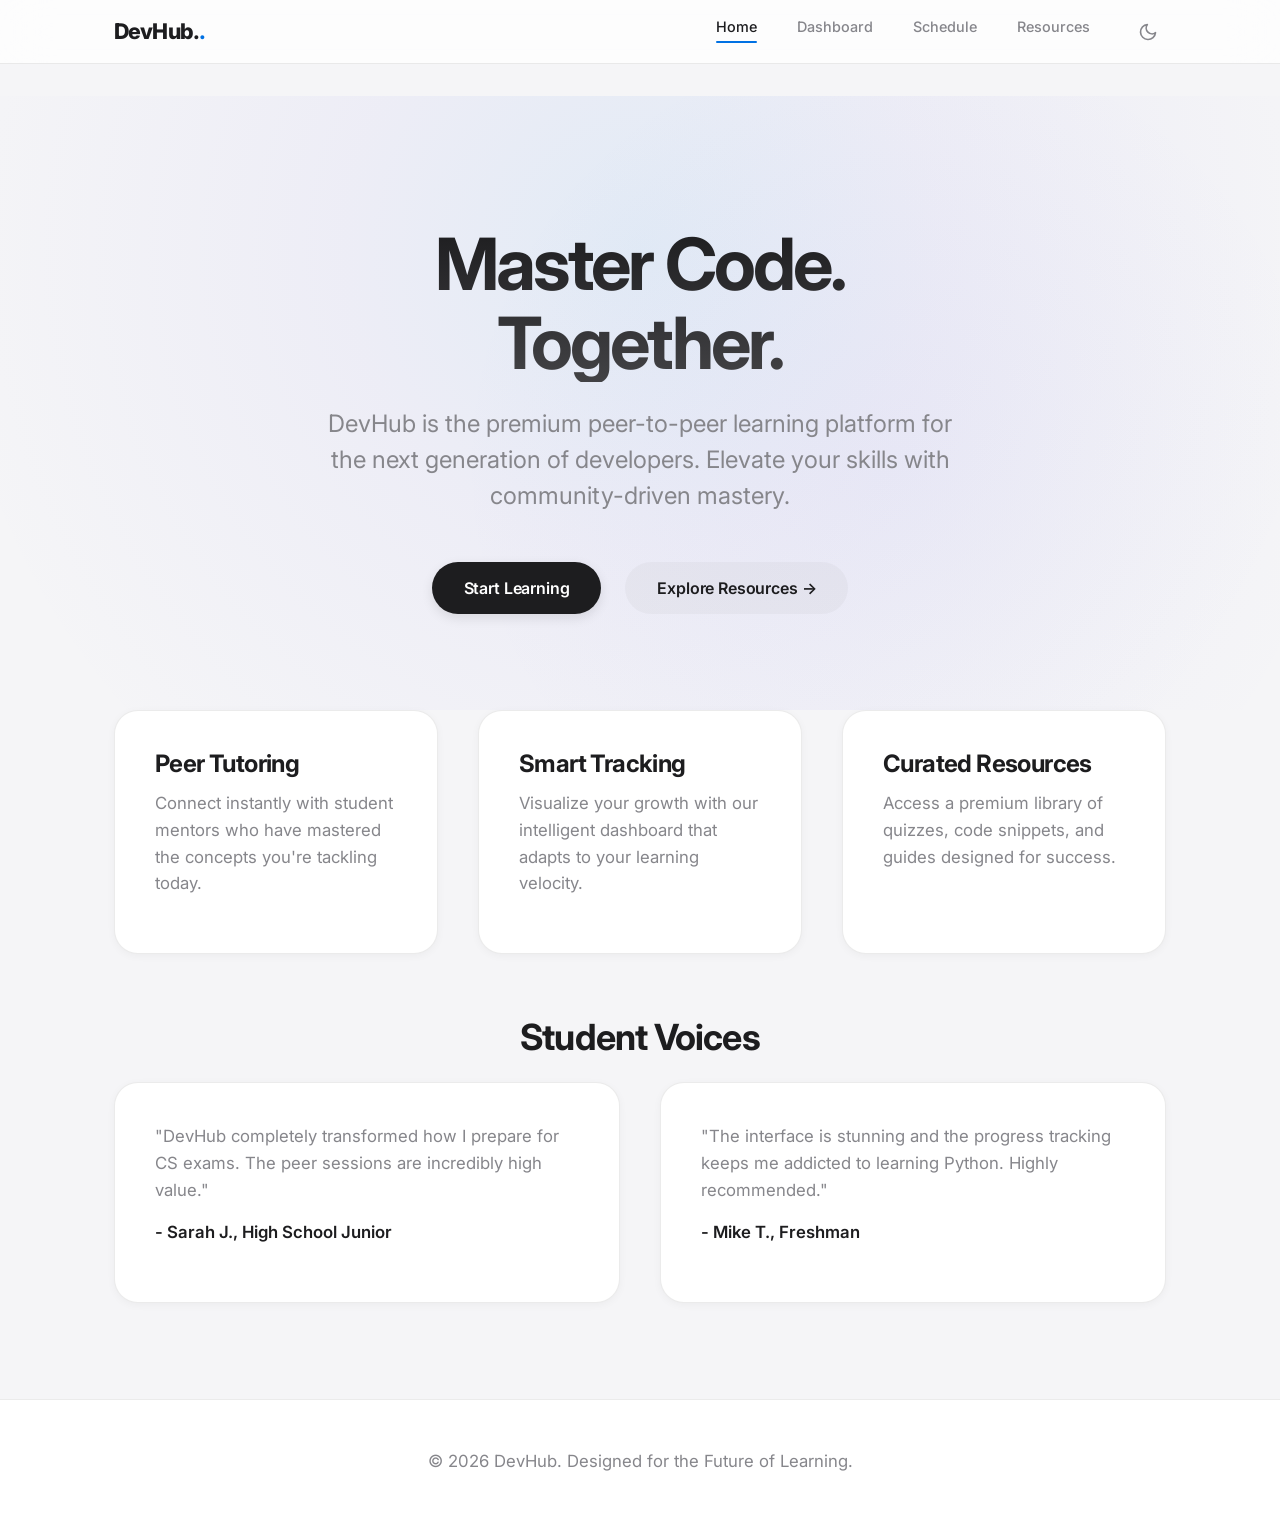
<file: index.html>
<!DOCTYPE html>
<html lang="en">
<head>
    <meta charset="UTF-8">
    <meta name="viewport" content="width=device-width, initial-scale=1.0">
    <title>DevHub - The Future of Student Learning</title>
    <link rel="stylesheet" href="css/styles.css">
    <script src="js/components.js" defer></script>
    <script src="js/script.js" defer></script>
</head>
<body>
    <header></header>

    <main>
        <section class="hero">
            <div class="container">
                <h1>Master Code.<br>Together.</h1>
                <p>DevHub is the premium peer-to-peer learning platform for the next generation of developers. Elevate your skills with community-driven mastery.</p>
                <div class="hero-actions">
                    <a href="dashboard.html" class="btn btn-primary">Start Learning</a>
                    <a href="resources.html" class="btn btn-secondary">Explore Resources &rarr;</a>
                </div>
            </div>
        </section>

        <section class="features">
            <div class="container">
                <div class="grid-3">
                    <div class="feature-card">
                        <h3>Peer Tutoring</h3>
                        <p>Connect instantly with student mentors who have mastered the concepts you're tackling today.</p>
                    </div>
                    <div class="feature-card">
                        <h3>Smart Tracking</h3>
                        <p>Visualize your growth with our intelligent dashboard that adapts to your learning velocity.</p>
                    </div>
                    <div class="feature-card">
                        <h3>Curated Resources</h3>
                        <p>Access a premium library of quizzes, code snippets, and guides designed for success.</p>
                    </div>
                </div>
            </div>
        </section>

        <section class="testimonials" style="margin-top: 4rem;">
            <div class="container">
                <h2 style="text-align: center;">Student Voices</h2>
                <div class="grid-2">
                    <div class="testimonial-card">
                        <p>"DevHub completely transformed how I prepare for CS exams. The peer sessions are incredibly high value."</p>
                        <p style="margin-top: 1rem; font-weight: 600; color: var(--text-primary);">- Sarah J., High School Junior</p>
                    </div>
                    <div class="testimonial-card">
                        <p>"The interface is stunning and the progress tracking keeps me addicted to learning Python. Highly recommended."</p>
                        <p style="margin-top: 1rem; font-weight: 600; color: var(--text-primary);">- Mike T., Freshman</p>
                    </div>
                </div>
            </div>
        </section>
    </main>

    <footer></footer>
</body>
</html>
</file>
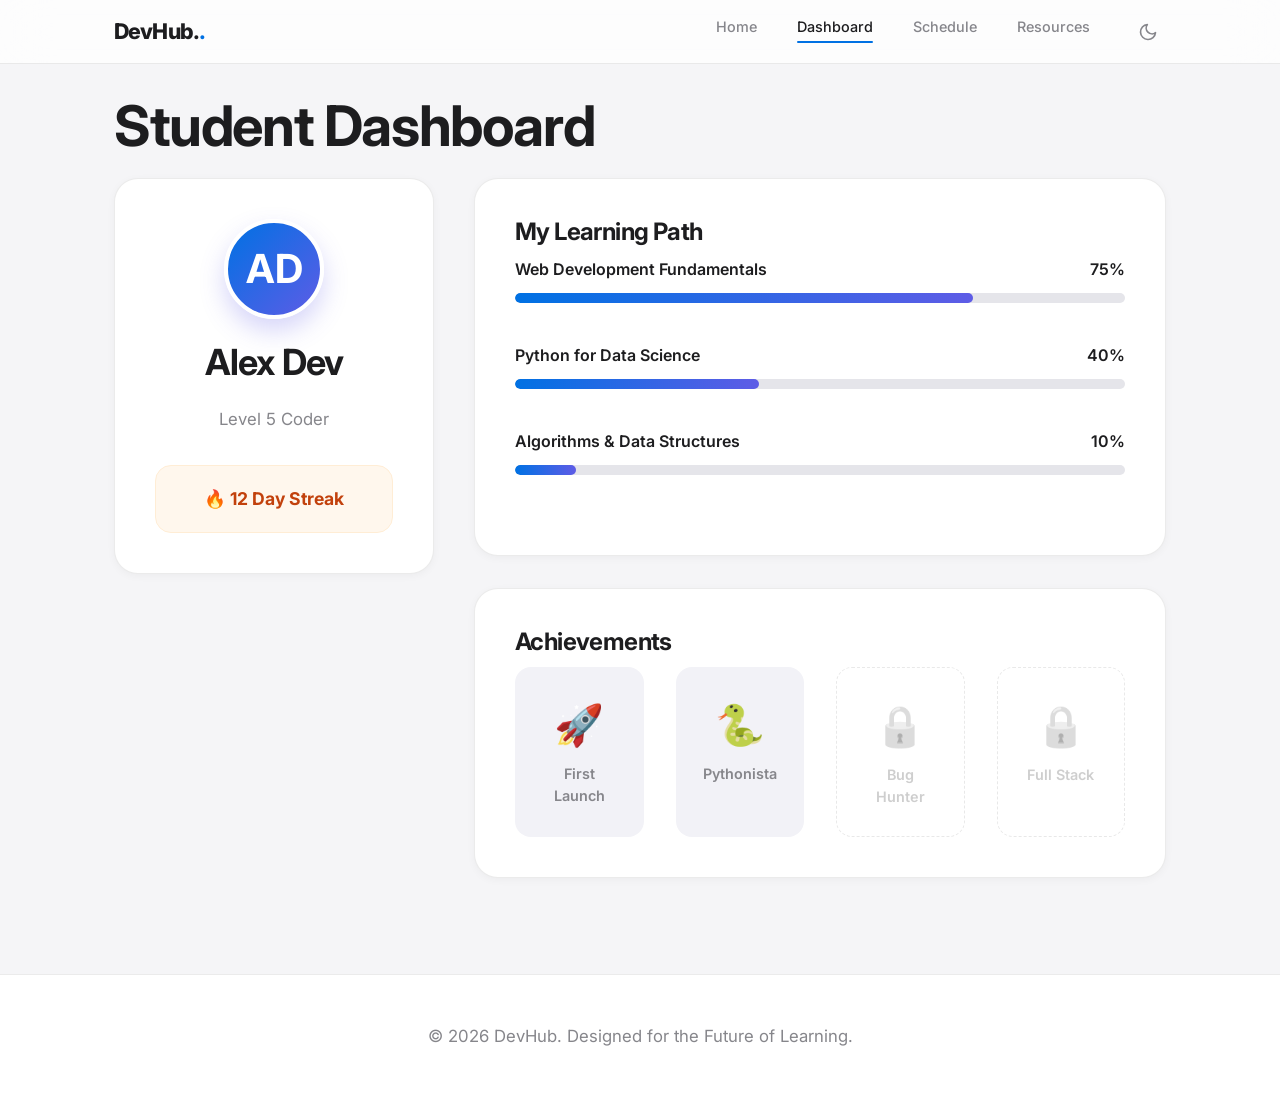
<file: dashboard.html>
<!DOCTYPE html>
<html lang="en">
<head>
    <meta charset="UTF-8">
    <meta name="viewport" content="width=device-width, initial-scale=1.0">
    <title>Dashboard - DevHub</title>
    <link rel="stylesheet" href="css/styles.css">
    <script src="js/components.js" defer></script>
    <script src="js/script.js" defer></script>
</head>
<body>
    <header></header>

    <main>
        <div class="container">
            <h1>Student Dashboard</h1>

            <div class="dashboard-grid">
                <!-- Sidebar: User Profile -->
                <aside>
                    <div class="profile-card">
                        <div class="profile-header">
                            <div class="avatar">AD</div>
                            <h2>Alex Dev</h2>
                            <p>Level 5 Coder</p>
                        </div>
                        <div class="streak">
                            🔥 12 Day Streak
                        </div>
                    </div>
                </aside>

                <!-- Main Content -->
                <div class="dashboard-content">
                    <!-- Learning Progress -->
                    <section class="card progress-section" style="margin-bottom: 2rem;">
                        <h3>My Learning Path</h3>
                        <div class="progress-item">
                            <div class="progress-info">
                                <span>Web Development Fundamentals</span>
                                <span>75%</span>
                            </div>
                            <div class="progress-bar-bg">
                                <div class="progress-bar" style="width: 75%;"></div>
                            </div>
                        </div>
                        <div class="progress-item">
                            <div class="progress-info">
                                <span>Python for Data Science</span>
                                <span>40%</span>
                            </div>
                            <div class="progress-bar-bg">
                                <div class="progress-bar" style="width: 40%;"></div>
                            </div>
                        </div>
                        <div class="progress-item">
                            <div class="progress-info">
                                <span>Algorithms & Data Structures</span>
                                <span>10%</span>
                            </div>
                            <div class="progress-bar-bg">
                                <div class="progress-bar" style="width: 10%;"></div>
                            </div>
                        </div>
                    </section>

                    <!-- Achievements / Badges -->
                    <section class="card achievements-section">
                        <h3>Achievements</h3>
                        <div class="badges-grid">
                            <div class="badge">
                                <span class="badge-icon">🚀</span>
                                <span>First Launch</span>
                            </div>
                            <div class="badge">
                                <span class="badge-icon">🐍</span>
                                <span>Pythonista</span>
                            </div>
                            <div class="badge locked">
                                <span class="badge-icon">🔒</span>
                                <span>Bug Hunter</span>
                            </div>
                            <div class="badge locked">
                                <span class="badge-icon">🔒</span>
                                <span>Full Stack</span>
                            </div>
                        </div>
                    </section>
                </div>
            </div>
        </div>
    </main>

    <footer></footer>
</body>
</html>
</file>
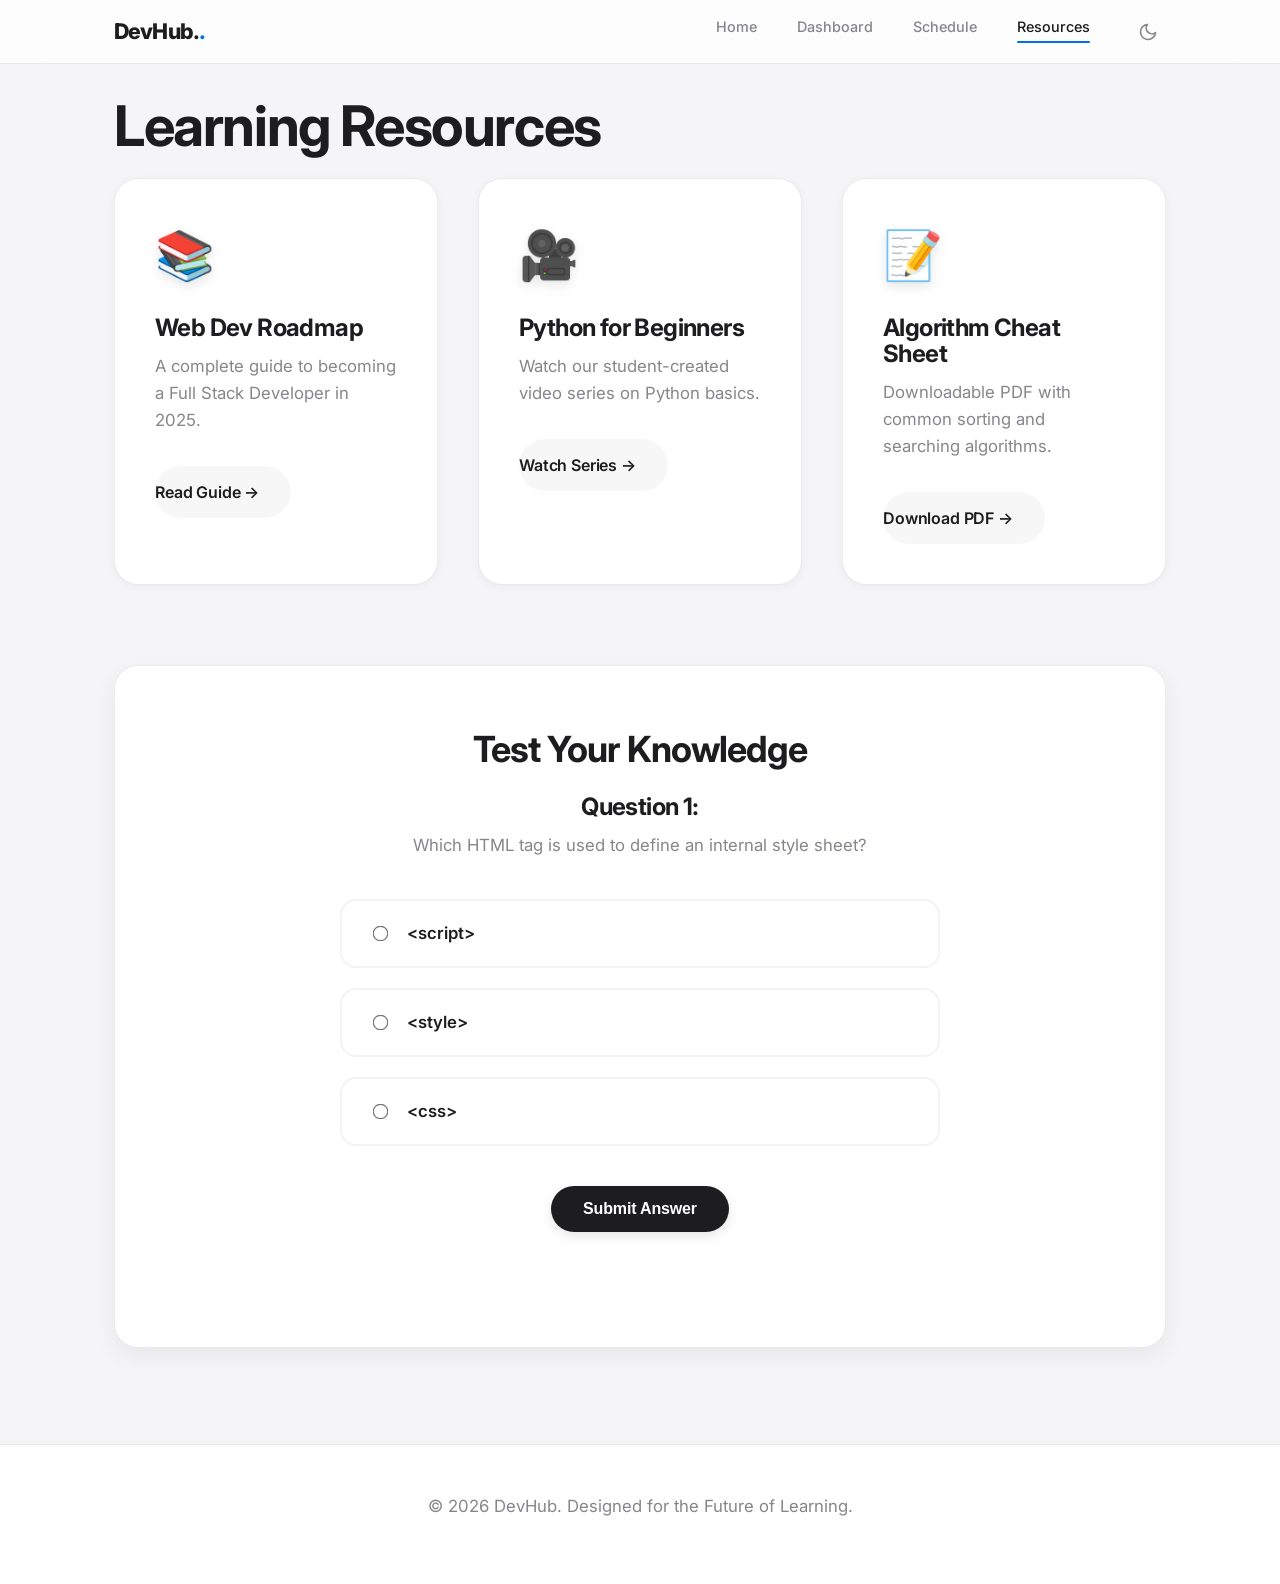
<file: resources.html>
<!DOCTYPE html>
<html lang="en">
<head>
    <meta charset="UTF-8">
    <meta name="viewport" content="width=device-width, initial-scale=1.0">
    <title>Resources - DevHub</title>
    <link rel="stylesheet" href="css/styles.css">
    <script src="js/components.js" defer></script>
    <script src="js/script.js" defer></script>
</head>
<body>
    <header></header>

    <main>
        <div class="container">
            <h1>Learning Resources</h1>

            <div class="grid-3" style="margin-bottom: 4rem;">
                <!-- Resource 1 -->
                <div class="resource-card">
                    <div class="resource-icon">📚</div>
                    <h3>Web Dev Roadmap</h3>
                    <p>A complete guide to becoming a Full Stack Developer in 2025.</p>
                    <a href="#" class="btn btn-secondary" style="margin-top: 1rem; padding-left: 0;">Read Guide &rarr;</a>
                </div>

                <!-- Resource 2 -->
                <div class="resource-card">
                    <div class="resource-icon">🎥</div>
                    <h3>Python for Beginners</h3>
                    <p>Watch our student-created video series on Python basics.</p>
                    <a href="#" class="btn btn-secondary" style="margin-top: 1rem; padding-left: 0;">Watch Series &rarr;</a>
                </div>

                <!-- Resource 3 -->
                <div class="resource-card">
                    <div class="resource-icon">📝</div>
                    <h3>Algorithm Cheat Sheet</h3>
                    <p>Downloadable PDF with common sorting and searching algorithms.</p>
                    <a href="#" class="btn btn-secondary" style="margin-top: 1rem; padding-left: 0;">Download PDF &rarr;</a>
                </div>
            </div>

            <!-- Interactive Quiz Section -->
            <section class="quiz-section">
                <h2>Test Your Knowledge</h2>
                <div class="quiz-container" id="quiz-container" style="max-width: 600px; margin: 0 auto;">
                    <div class="quiz-question" id="quiz-question">
                        <h3>Question 1:</h3>
                        <p>Which HTML tag is used to define an internal style sheet?</p>
                    </div>
                    <div class="quiz-options">
                        <label class="option">
                            <input type="radio" name="quiz" value="script"> &lt;script&gt;
                        </label>
                        <label class="option">
                            <input type="radio" name="quiz" value="style"> &lt;style&gt;
                        </label>
                        <label class="option">
                            <input type="radio" name="quiz" value="css"> &lt;css&gt;
                        </label>
                    </div>
                    <button class="btn btn-primary" id="submit-quiz">Submit Answer</button>
                    <div class="quiz-result" id="quiz-result"></div>
                </div>
            </section>
        </div>
    </main>

    <footer></footer>
</body>
</html>
</file>
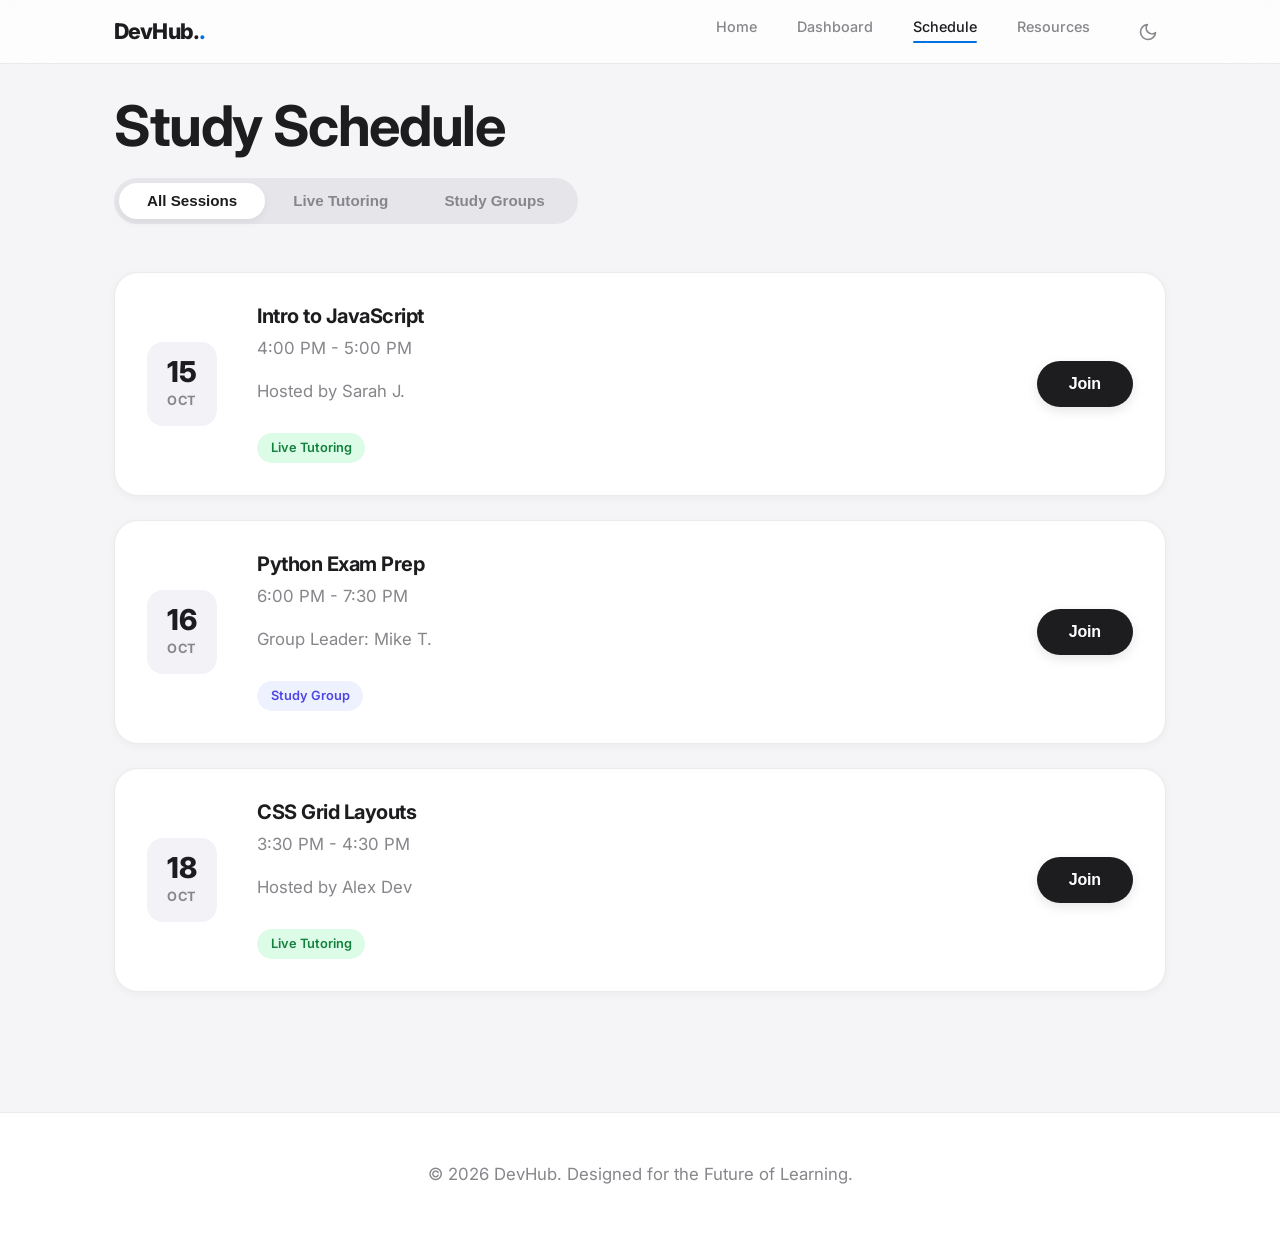
<file: schedule.html>
<!DOCTYPE html>
<html lang="en">
<head>
    <meta charset="UTF-8">
    <meta name="viewport" content="width=device-width, initial-scale=1.0">
    <title>Schedule - DevHub</title>
    <link rel="stylesheet" href="css/styles.css">
    <script src="js/components.js" defer></script>
    <script src="js/script.js" defer></script>
</head>
<body>
    <header></header>

    <main>
        <div class="container">
            <h1>Study Schedule</h1>

            <div class="schedule-controls">
                <button class="filter-btn active" data-filter="all">All Sessions</button>
                <button class="filter-btn" data-filter="tutoring">Live Tutoring</button>
                <button class="filter-btn" data-filter="study-group">Study Groups</button>
            </div>

            <div class="schedule-list">
                <!-- Session 1 -->
                <div class="session-card" data-category="tutoring">
                    <div class="session-date">
                        <span class="day">15</span>
                        <span class="month">OCT</span>
                    </div>
                    <div class="session-details">
                        <h3>Intro to JavaScript</h3>
                        <p class="time" style="color: var(--text-secondary);">4:00 PM - 5:00 PM</p>
                        <p class="host" style="color: var(--text-secondary);">Hosted by Sarah J.</p>
                        <span class="tag tutoring">Live Tutoring</span>
                    </div>
                    <div style="margin-left: auto;">
                        <button class="btn btn-primary">Join</button>
                    </div>
                </div>

                <!-- Session 2 -->
                <div class="session-card" data-category="study-group">
                    <div class="session-date">
                        <span class="day">16</span>
                        <span class="month">OCT</span>
                    </div>
                    <div class="session-details">
                        <h3>Python Exam Prep</h3>
                        <p class="time" style="color: var(--text-secondary);">6:00 PM - 7:30 PM</p>
                        <p class="host" style="color: var(--text-secondary);">Group Leader: Mike T.</p>
                        <span class="tag study-group">Study Group</span>
                    </div>
                    <div style="margin-left: auto;">
                        <button class="btn btn-primary">Join</button>
                    </div>
                </div>

                <!-- Session 3 -->
                <div class="session-card" data-category="tutoring">
                    <div class="session-date">
                        <span class="day">18</span>
                        <span class="month">OCT</span>
                    </div>
                    <div class="session-details">
                        <h3>CSS Grid Layouts</h3>
                        <p class="time" style="color: var(--text-secondary);">3:30 PM - 4:30 PM</p>
                        <p class="host" style="color: var(--text-secondary);">Hosted by Alex Dev</p>
                        <span class="tag tutoring">Live Tutoring</span>
                    </div>
                    <div style="margin-left: auto;">
                        <button class="btn btn-primary">Join</button>
                    </div>
                </div>
            </div>
        </div>
    </main>

    <footer></footer>
</body>
</html>
</file>
<file: css/styles.css>
/*
   DevHub Redesign - Luxury Minimalist Aesthetic
   Inspired by Apple/Notion Design Systems
   Refined for "Better" Polish
*/

@import url('https://fonts.googleapis.com/css2?family=Inter:wght@400;500;600;700;800&display=swap');

:root {
    /* Color Palette */
    --bg-body: #F5F5F7;
    --bg-surface: #FFFFFF;
    --bg-surface-glass: rgba(255, 255, 255, 0.75);

    --text-primary: #1D1D1F;
    --text-secondary: #86868B;
    --text-tertiary: #D2D2D7;
    --text-inverse: #FFFFFF;

    --accent-primary: #0071E3; /* Apple Blue */
    --accent-hover: #0077ED;
    --accent-secondary: #5E5CE6; /* Indigo */

    --success: #34C759;
    --warning: #FF9F0A;
    --danger: #FF3B30;

    /* Spacing & Layout */
    --max-width: 1100px;
    --header-height: 64px;
    --radius-sm: 8px;
    --radius-md: 16px;
    --radius-lg: 24px;
    --radius-full: 9999px;

    /* Shadows & Effects */
    --shadow-sm: 0 2px 8px rgba(0,0,0,0.04);
    --shadow-md: 0 8px 24px rgba(0,0,0,0.06);
    --shadow-lg: 0 16px 40px rgba(0,0,0,0.08);
    --shadow-xl: 0 24px 60px rgba(0,0,0,0.12);

    --border-subtle: 1px solid rgba(0,0,0,0.08);
    --glass-blur: blur(24px);

    --hero-gradient-start: rgba(29,29,31,1);
    --hero-gradient-end: rgba(66,66,69,1);

    /* Animation Timing */
    --ease-out: cubic-bezier(0.215, 0.61, 0.355, 1);
}

[data-theme="dark"] {
    --bg-body: #000000;
    --bg-surface: #1C1C1E;
    --bg-surface-glass: rgba(28, 28, 30, 0.75);

    --text-primary: #F5F5F7;
    --text-secondary: #A1A1A6;
    --text-tertiary: #48484A;
    --text-inverse: #000000;

    --shadow-sm: 0 2px 8px rgba(0,0,0,0.2);
    --shadow-md: 0 8px 24px rgba(0,0,0,0.3);
    --shadow-lg: 0 16px 40px rgba(0,0,0,0.4);
    --shadow-xl: 0 24px 60px rgba(0,0,0,0.5);

    --border-subtle: 1px solid rgba(255,255,255,0.1);

    --hero-gradient-start: #FFFFFF;
    --hero-gradient-end: #A1A1A6;
}

/* Reset & Base Styles */
* {
    margin: 0;
    padding: 0;
    box-sizing: border-box;
}

body {
    font-family: 'Inter', -apple-system, BlinkMacSystemFont, sans-serif;
    background-color: var(--bg-body);
    color: var(--text-primary);
    line-height: 1.5;
    -webkit-font-smoothing: antialiased;
    -moz-osx-font-smoothing: grayscale;
    display: flex;
    flex-direction: column;
    min-height: 100vh;
    overflow-x: hidden;
}

img {
    max-width: 100%;
    display: block;
}

a {
    text-decoration: none;
    color: inherit;
    transition: color 0.2s ease;
}

ul {
    list-style: none;
}

/* Typography */
h1, h2, h3, h4 {
    color: var(--text-primary);
    font-weight: 700;
    letter-spacing: -0.025em;
    line-height: 1.1;
}

h1 { font-size: 3.5rem; margin-bottom: 1.25rem; }
h2 { font-size: 2.25rem; margin-bottom: 1.5rem; }
h3 { font-size: 1.5rem; margin-bottom: 0.75rem; }
p { color: var(--text-secondary); margin-bottom: 1rem; font-size: 1.05rem; line-height: 1.6; }

/* Layout Utilities */
.container {
    width: 90%;
    max-width: var(--max-width);
    margin: 0 auto;
    padding: 0 1.5rem;
}

main {
    flex: 1;
    padding-top: 2rem;
    padding-bottom: 6rem;
}

/* Header & Navigation */
header {
    position: sticky;
    top: 0;
    z-index: 1000;
    background: var(--bg-surface-glass);
    backdrop-filter: var(--glass-blur);
    -webkit-backdrop-filter: var(--glass-blur);
    border-bottom: var(--border-subtle);
    height: var(--header-height);
    display: flex;
    align-items: center;
    transition: background 0.3s ease;
}

nav {
    display: flex;
    justify-content: space-between;
    align-items: center;
    width: 100%;
}

.logo {
    font-size: 1.35rem;
    font-weight: 800;
    color: var(--text-primary);
    letter-spacing: -0.04em;
    position: relative;
}

.logo::after {
    content: '.';
    color: var(--accent-primary);
}

.nav-links {
    display: flex;
    gap: 2.5rem;
}

.nav-links a {
    font-size: 0.9rem;
    font-weight: 500;
    color: var(--text-secondary);
    position: relative;
    padding: 0.5rem 0;
}

.nav-links a:hover,
.nav-links a.active {
    color: var(--text-primary);
}

.nav-links a.active::after {
    content: '';
    position: absolute;
    bottom: 0;
    left: 0;
    width: 100%;
    height: 2px;
    background: var(--accent-primary);
    border-radius: 2px;
}

.menu-toggle {
    display: none;
    cursor: pointer;
    color: var(--text-primary);
}

/* Footer */
footer {
    background: var(--bg-surface);
    border-top: var(--border-subtle);
    padding: 3rem 0;
    text-align: center;
    font-size: 0.9rem;
    color: var(--text-secondary);
}

/* Components */

/* Buttons */
.btn {
    display: inline-flex;
    align-items: center;
    justify-content: center;
    padding: 0.875rem 2rem;
    border-radius: var(--radius-full);
    font-weight: 600;
    font-size: 1rem;
    transition: all 0.3s var(--ease-out);
    cursor: pointer;
    border: none;
    gap: 0.5rem;
    letter-spacing: -0.01em;
}

.btn-primary {
    background-color: var(--text-primary);
    color: var(--text-inverse);
    box-shadow: 0 4px 12px rgba(0,0,0,0.1);
}

.btn-primary:hover {
    transform: translateY(-2px);
    box-shadow: 0 10px 20px rgba(0,0,0,0.15);
    background-color: #000;
}

.btn-accent {
    background-color: var(--accent-primary);
    color: white;
}

.btn-accent:hover {
    background-color: var(--accent-hover);
    transform: translateY(-1px);
    box-shadow: 0 4px 15px rgba(0, 113, 227, 0.4);
}

.btn-secondary {
    background-color: rgba(0,0,0,0.03);
    color: var(--text-primary);
    transition: background 0.2s;
}

.btn-secondary:hover {
    background-color: rgba(0,0,0,0.06);
}

/* Cards */
.card, .feature-card, .testimonial-card, .profile-card, .resource-card, .session-card {
    background: var(--bg-surface);
    border-radius: var(--radius-lg);
    padding: 2.5rem;
    box-shadow: var(--shadow-sm);
    border: var(--border-subtle);
    transition: all 0.4s var(--ease-out);
    position: relative;
    overflow: hidden;
}

.card:hover, .feature-card:hover, .testimonial-card:hover, .resource-card:hover, .session-card:hover {
    transform: translateY(-6px);
    box-shadow: var(--shadow-lg);
    border-color: rgba(0,0,0,0.04);
}

/* Hero Section */
.hero {
    text-align: center;
    padding: 8rem 0 6rem;
    position: relative;
    overflow: hidden;
}

/* Abstract Mesh Gradient Background for Hero */
.hero::before {
    content: '';
    position: absolute;
    top: -50%;
    left: 50%;
    transform: translateX(-50%);
    width: 140%;
    height: 150%;
    background: radial-gradient(circle at 50% 50%, rgba(0, 113, 227, 0.08) 0%, rgba(94, 92, 230, 0.05) 30%, rgba(255,255,255,0) 70%);
    z-index: -1;
    animation: pulse 10s ease-in-out infinite alternate;
}

.hero::after {
    content: '';
    position: absolute;
    top: 0;
    left: 20%;
    width: 100%;
    height: 120%;
    background: radial-gradient(circle, rgba(94, 92, 230, 0.08) 0%, rgba(0,0,0,0) 60%);
    z-index: -2;
    opacity: 0.6;
    animation: float 15s ease-in-out infinite alternate-reverse;
}

@keyframes pulse {
    0% { transform: translateX(-50%) scale(1); opacity: 0.8; }
    100% { transform: translateX(-50%) scale(1.1); opacity: 1; }
}

@keyframes float {
    0% { transform: translate(0, 0) scale(1); }
    100% { transform: translate(-50px, 50px) scale(1.1); }
}

.hero h1 {
    font-size: 4.5rem;
    letter-spacing: -0.04em;
    background: linear-gradient(180deg, var(--hero-gradient-start) 0%, var(--hero-gradient-end) 100%);
    -webkit-background-clip: text;
    -webkit-text-fill-color: transparent;
    margin-bottom: 1.5rem;
    max-width: 900px;
    margin-left: auto;
    margin-right: auto;
}

.hero p {
    font-size: 1.5rem;
    color: var(--text-secondary);
    line-height: 1.5;
    margin-bottom: 3rem;
    max-width: 650px;
    margin-left: auto;
    margin-right: auto;
}

.hero-actions {
    display: flex;
    gap: 1.5rem;
    justify-content: center;
}

/* Grids */
.grid-3 {
    display: grid;
    grid-template-columns: repeat(auto-fit, minmax(320px, 1fr));
    gap: 2.5rem;
}

.grid-2 {
    display: grid;
    grid-template-columns: repeat(auto-fit, minmax(400px, 1fr));
    gap: 2.5rem;
}

/* Dashboard Specifics */
.dashboard-grid {
    display: grid;
    grid-template-columns: 320px 1fr;
    gap: 2.5rem;
}

.profile-header {
    text-align: center;
    margin-bottom: 2rem;
}

.avatar {
    width: 100px;
    height: 100px;
    background: linear-gradient(135deg, var(--accent-primary), var(--accent-secondary));
    color: white;
    border-radius: 50%;
    display: flex;
    align-items: center;
    justify-content: center;
    font-size: 2.5rem;
    font-weight: 700;
    margin: 0 auto 1.5rem;
    box-shadow: 0 12px 24px rgba(94, 92, 230, 0.25);
    border: 4px solid white;
}

.streak {
    background: #FFF7ED;
    border: 1px solid #FFEDD5;
    color: #C2410C;
    padding: 1.25rem;
    border-radius: var(--radius-md);
    text-align: center;
    font-weight: 700;
    font-size: 1.1rem;
    display: flex;
    align-items: center;
    justify-content: center;
    gap: 0.5rem;
}

.progress-item {
    margin-bottom: 2.5rem;
}

.progress-info {
    display: flex;
    justify-content: space-between;
    margin-bottom: 0.75rem;
    font-size: 1rem;
    font-weight: 600;
}

.progress-bar-bg {
    height: 10px;
    background: #E5E5EA;
    border-radius: 100px;
    overflow: hidden;
}

.progress-bar {
    height: 100%;
    background: var(--accent-primary);
    border-radius: 100px;
    background-image: linear-gradient(90deg, var(--accent-primary), var(--accent-secondary));
    transition: width 1.5s var(--ease-out);
}

.badges-grid {
    display: grid;
    grid-template-columns: repeat(auto-fill, minmax(110px, 1fr));
    gap: 2rem;
}

.badge {
    background: #F2F2F7;
    padding: 1.75rem;
    border-radius: var(--radius-md);
    text-align: center;
    transition: all 0.3s;
    font-size: 0.9rem;
    font-weight: 600;
    color: var(--text-secondary);
    display: flex;
    flex-direction: column;
    align-items: center;
    gap: 0.5rem;
}

.badge:hover:not(.locked) {
    background: white;
    box-shadow: var(--shadow-md);
    transform: scale(1.08) rotate(2deg);
    color: var(--text-primary);
}

.badge.locked {
    opacity: 0.4;
    filter: grayscale(1);
    background: transparent;
    border: 1px dashed #C7C7CC;
}

.badge-icon {
    font-size: 2.5rem;
    display: block;
}

/* Schedule Specifics */
.schedule-controls {
    display: flex;
    background: #E5E5EA;
    padding: 5px;
    border-radius: var(--radius-full);
    display: inline-flex;
    margin-bottom: 3rem;
    position: relative;
    z-index: 1;
}

.filter-btn {
    padding: 0.6rem 1.75rem;
    border-radius: var(--radius-full);
    border: none;
    background: transparent;
    color: var(--text-secondary);
    font-weight: 600;
    font-size: 0.95rem;
    cursor: pointer;
    transition: all 0.2s var(--ease-out);
}

.filter-btn.active {
    background: white;
    color: var(--text-primary);
    box-shadow: 0 4px 8px rgba(0,0,0,0.05);
}

.session-card {
    display: flex;
    align-items: center;
    padding: 2rem;
    gap: 2.5rem;
    margin-bottom: 1.5rem;
}

.session-date {
    text-align: center;
    min-width: 70px;
    background: #F2F2F7;
    padding: 1rem;
    border-radius: var(--radius-md);
}

.session-date .day {
    display: block;
    font-size: 1.8rem;
    font-weight: 800;
    color: var(--text-primary);
    line-height: 1;
}

.session-date .month {
    font-size: 0.8rem;
    text-transform: uppercase;
    color: var(--text-secondary);
    font-weight: 700;
    letter-spacing: 0.05em;
    margin-top: 0.25rem;
    display: block;
}

.session-details h3 {
    margin-bottom: 0.5rem;
    font-size: 1.25rem;
}

.tag {
    display: inline-block;
    padding: 0.35rem 0.85rem;
    border-radius: var(--radius-full);
    font-size: 0.8rem;
    font-weight: 600;
    margin-top: 0.75rem;
}

.tag.tutoring { background: #DCFCE7; color: #15803D; }
.tag.study-group { background: #EEF2FF; color: #4F46E5; }

/* Resources Specifics */
.resource-icon {
    font-size: 3rem;
    margin-bottom: 1.5rem;
    color: var(--text-primary);
    filter: drop-shadow(0 4px 6px rgba(0,0,0,0.1));
}

.quiz-section {
    background: white;
    padding: 4rem;
    border-radius: var(--radius-lg);
    box-shadow: var(--shadow-md);
    margin-top: 5rem;
    text-align: center;
    border: var(--border-subtle);
}

.quiz-options {
    display: flex;
    flex-direction: column;
    gap: 1.25rem;
    margin: 2.5rem 0;
    text-align: left;
}

.option {
    padding: 1.25rem 2rem;
    border: 2px solid #F2F2F7;
    border-radius: var(--radius-md);
    cursor: pointer;
    transition: all 0.2s;
    display: flex;
    align-items: center;
    gap: 1.25rem;
    font-weight: 600;
    font-size: 1.05rem;
}

.option:hover {
    border-color: var(--accent-primary);
    background: #F9FAFB;
}

.option input {
    accent-color: var(--accent-primary);
    transform: scale(1.2);
}

.quiz-result {
    margin-top: 1.5rem;
    font-weight: 600;
    font-size: 1.1rem;
    min-height: 1.65rem;
}
.quiz-result.correct { color: var(--success); }
.quiz-result.incorrect { color: var(--danger); }

/* Scroll Animation Classes */
.reveal {
    opacity: 0;
    transform: translateY(30px);
    transition: all 0.8s var(--ease-out);
}

.reveal.active {
    opacity: 1;
    transform: translateY(0);
}

/* Staggered delays */
.reveal.active:nth-child(2) { transition-delay: 0.1s; }
.reveal.active:nth-child(3) { transition-delay: 0.2s; }
.reveal.active:nth-child(4) { transition-delay: 0.3s; }

/* Mobile Responsive */
@media (max-width: 768px) {
    .hero h1 { font-size: 2.75rem; }
    .hero p { font-size: 1.1rem; }

    .dashboard-grid {
        grid-template-columns: 1fr;
    }

    .nav-links {
        position: fixed;
        top: var(--header-height);
        left: 0;
        right: 0;
        background: rgba(255,255,255,0.98);
        backdrop-filter: blur(20px);
        flex-direction: column;
        padding: 2rem;
        gap: 1.5rem;
        border-bottom: var(--border-subtle);
        transform: translateY(-100%);
        transition: transform 0.3s cubic-bezier(0.25, 0.8, 0.25, 1);
        display: flex;
        z-index: 900;
        opacity: 0;
        pointer-events: none;
    }

    .nav-links.active {
        transform: translateY(0);
        opacity: 1;
        pointer-events: auto;
    }

    .menu-toggle {
        display: block;
    }

    .session-card {
        flex-direction: column;
        align-items: flex-start;
        gap: 1.5rem;
    }

    .session-date {
        display: flex;
        align-items: baseline;
        gap: 0.75rem;
        width: 100%;
        justify-content: center;
    }
}

/* Dark Mode Component Overrides */
[data-theme="dark"] .streak {
    background: rgba(194, 65, 12, 0.2);
    border-color: rgba(194, 65, 12, 0.3);
    color: #FF7134;
}

[data-theme="dark"] .badge {
    background: #2C2C2E;
}

[data-theme="dark"] .badge:hover:not(.locked) {
    background: #3A3A3C;
    color: white;
}

[data-theme="dark"] .session-date {
    background: #2C2C2E;
}

[data-theme="dark"] .tag.tutoring {
    background: rgba(21, 128, 61, 0.2);
    color: #4ADE80;
}

[data-theme="dark"] .tag.study-group {
    background: rgba(79, 70, 229, 0.2);
    color: #818CF8;
}

[data-theme="dark"] .option {
    border-color: #3A3A3C;
}

[data-theme="dark"] .option:hover {
    background: #2C2C2E;
}

[data-theme="dark"] .hero::before {
     background: radial-gradient(circle at 50% 50%, rgba(0, 113, 227, 0.15) 0%, rgba(94, 92, 230, 0.1) 30%, rgba(0,0,0,0) 70%);
}

[data-theme="dark"] .btn-secondary {
    background-color: rgba(255,255,255,0.1);
    color: var(--text-primary);
}

[data-theme="dark"] .btn-secondary:hover {
    background-color: rgba(255,255,255,0.15);
}

[data-theme="dark"] .btn-primary {
    background-color: white;
    color: black;
}

[data-theme="dark"] .btn-primary:hover {
    background-color: #E5E5EA;
}

.theme-btn {
    background: transparent;
    border: none;
    cursor: pointer;
    color: var(--text-secondary);
    padding: 0.5rem;
    border-radius: 50%;
    display: flex;
    align-items: center;
    justify-content: center;
    transition: all 0.2s;
}

.theme-btn:hover {
    background-color: rgba(0,0,0,0.05);
    color: var(--text-primary);
}

[data-theme="dark"] .theme-btn:hover {
    background-color: rgba(255,255,255,0.1);
}

[data-theme="dark"] .hero::after {
     background: radial-gradient(circle, rgba(94, 92, 230, 0.1) 0%, rgba(0,0,0,0) 60%);
}
</file>
